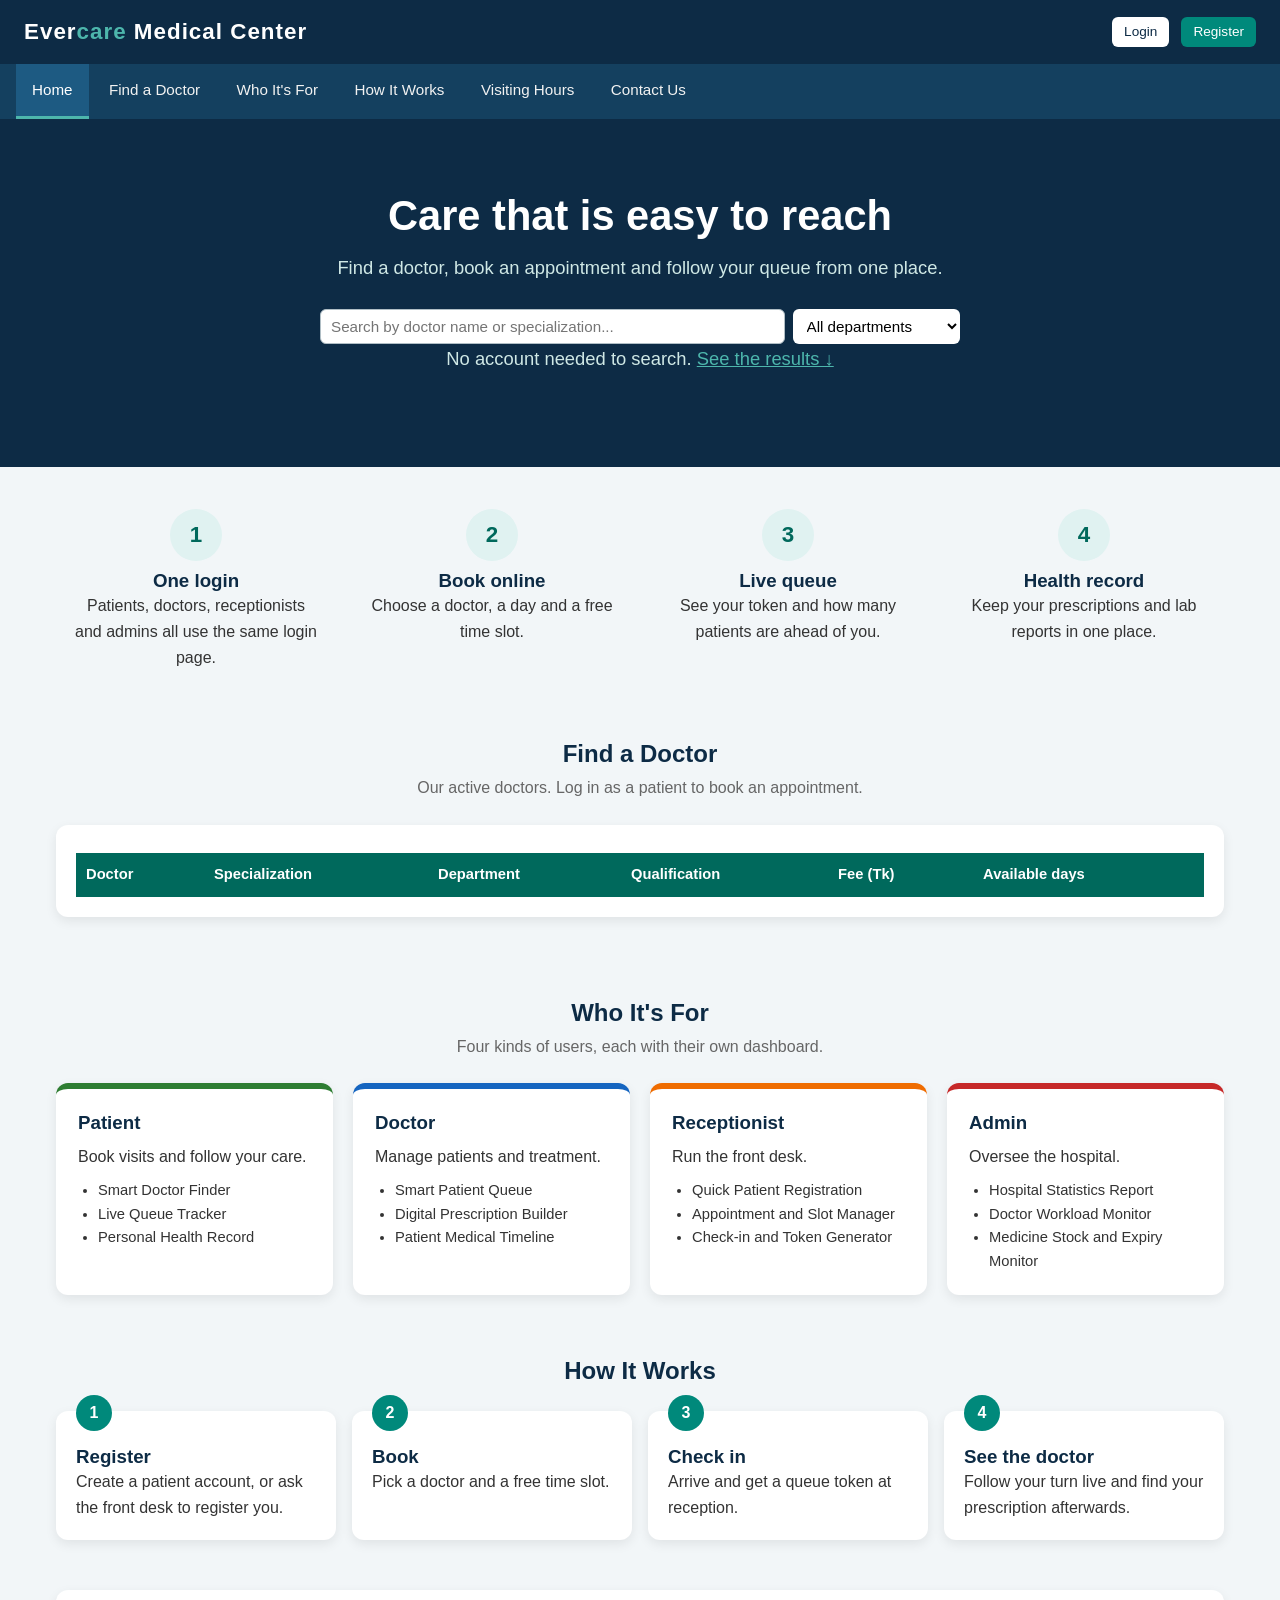
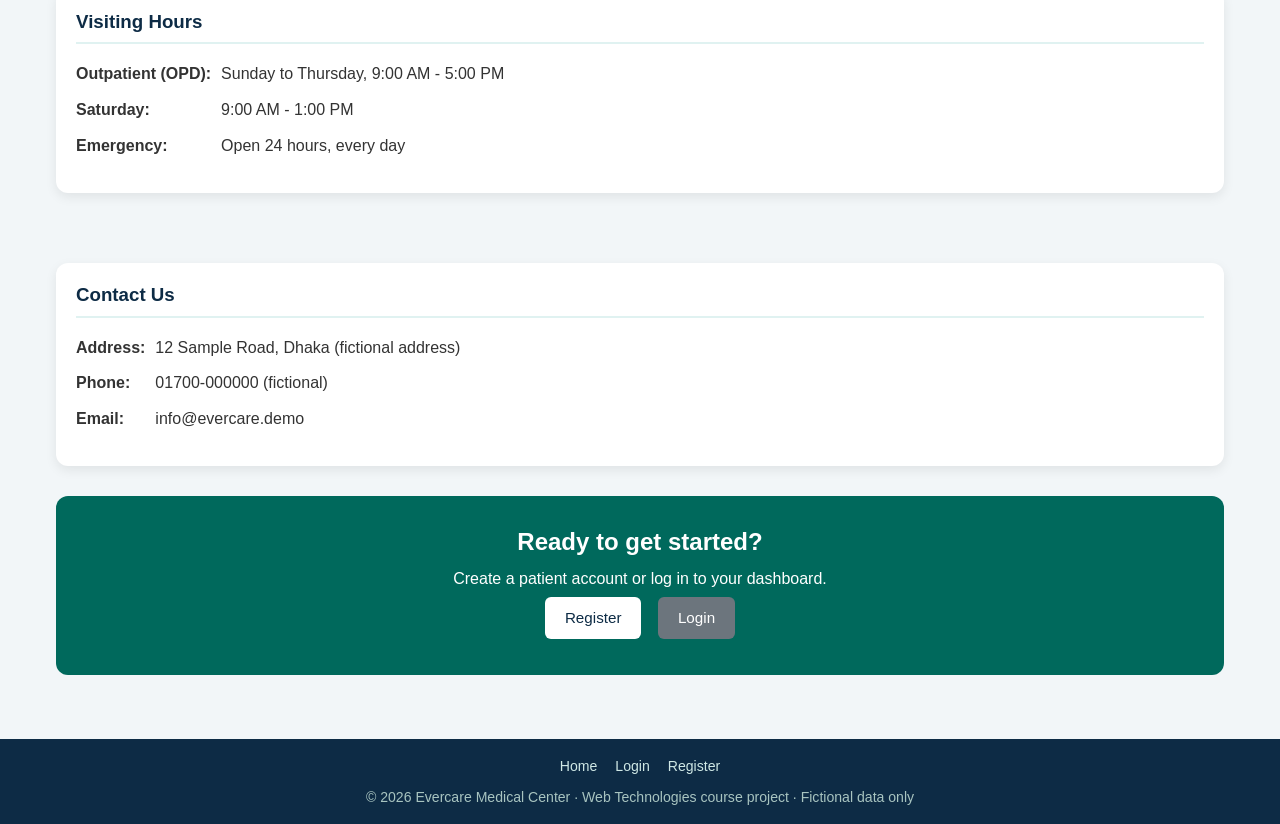
<file: index.html>
<!DOCTYPE html>
<html lang="en-US">

<head>

  <meta charset="UTF-8">
  <meta name="viewport" content="width=device-width, initial-scale=1.0">
  <meta name="description" content="Evercare Medical Center: find doctors, book appointments and track your queue">
  <title>Home | Evercare Medical Center</title>
  <link rel="stylesheet" href="css/style.css">
</head>

<body>

  <!--  HEADER  -->
  <header class="header">
    <a href="index.html" class="logo">Ever<span>care</span> Medical Center</a>
    <div class="user-info">
      <a href="login.html" class="btn btn-small btn-light">Login</a>
      <a href="register.html" class="btn btn-small">Register</a>
    </div>
  </header>

  <!-- The same navigation bar on every public page -->
  <nav class="topnav">
    <a href="index.html" class="active">Home</a>
    <a href="#search">Find a Doctor</a>
    <a href="#who">Who It's For</a>
    <a href="#how">How It Works</a>
    <a href="#hours">Visiting Hours</a>
    <a href="#contact">Contact Us</a>
  </nav>

  <!--  HERO with the doctor search  -->
  <div class="hero">
    <h1>Care that is easy to reach</h1>
    <p>Find a doctor, book an appointment and follow your queue from one place.</p>

    <!-- Typing here filters the results below right away (onkeyup) -->
    <div class="hero-search">
      <input type="text" id="doctorSearch" placeholder="Search by doctor name or specialization..."
        onkeyup="renderDoctorDirectory()">
      <select id="doctorDepartment" onchange="renderDoctorDirectory()">
        <option value="All">All departments</option>
      </select>
    </div>
    <p class="hero-note">No account needed to search. <a href="#search" class="hero-link">See the results &darr;</a></p>
  </div>

  <main class="container">

    <!--  WHY EVERCARE  -->
    <div class="feature-strip">
      <div class="feature">
        <span class="feature-icon">1</span>
        <h3>One login</h3>
        <p>Patients, doctors, receptionists and admins all use the same login page.</p>
      </div>
      <div class="feature">
        <span class="feature-icon">2</span>
        <h3>Book online</h3>
        <p>Choose a doctor, a day and a free time slot.</p>
      </div>
      <div class="feature">
        <span class="feature-icon">3</span>
        <h3>Live queue</h3>
        <p>See your token and how many patients are ahead of you.</p>
      </div>
      <div class="feature">
        <span class="feature-icon">4</span>
        <h3>Health record</h3>
        <p>Keep your prescriptions and lab reports in one place.</p>
      </div>
    </div>

    <!--  FIND A DOCTOR  -->
    <section id="search" class="home-section">
      <div class="section-heading">
        <h2>Find a Doctor</h2>
        <p>Our active doctors. Log in as a patient to book an appointment.</p>
      </div>
      <div class="card">
        <p class="result-count" id="doctorCount"></p>
        <div class="table-wrapper">
          <table class="data-table">
            <thead>
              <tr>
                <th>Doctor</th>
                <th>Specialization</th>
                <th>Department</th>
                <th>Qualification</th>
                <th>Fee (Tk)</th>
                <th>Available days</th>
              </tr>
            </thead>
            <tbody id="doctorBody"></tbody>
          </table>
        </div>
      </div>
    </section>

    <!--  WHO IT IS FOR  -->
    <section id="who" class="home-section">
      <div class="section-heading">
        <h2>Who It's For</h2>
        <p>Four kinds of users, each with their own dashboard.</p>
      </div>
      <div class="role-grid">
        <div class="role-card patient">
          <h3>Patient</h3>
          <p>Book visits and follow your care.</p>
          <ul>
            <li>Smart Doctor Finder</li>
            <li>Live Queue Tracker</li>
            <li>Personal Health Record</li>
          </ul>
        </div>
        <div class="role-card doctor">
          <h3>Doctor</h3>
          <p>Manage patients and treatment.</p>
          <ul>
            <li>Smart Patient Queue</li>
            <li>Digital Prescription Builder</li>
            <li>Patient Medical Timeline</li>
          </ul>
        </div>
        <div class="role-card receptionist">
          <h3>Receptionist</h3>
          <p>Run the front desk.</p>
          <ul>
            <li>Quick Patient Registration</li>
            <li>Appointment and Slot Manager</li>
            <li>Check-in and Token Generator</li>
          </ul>
        </div>
        <div class="role-card admin">
          <h3>Admin</h3>
          <p>Oversee the hospital.</p>
          <ul>
            <li>Hospital Statistics Report</li>
            <li>Doctor Workload Monitor</li>
            <li>Medicine Stock and Expiry Monitor</li>
          </ul>
        </div>
      </div>
    </section>


    <section id="how" class="home-section">
      <div class="section-heading">
        <h2>How It Works</h2>
      </div>
      <div class="steps">
        <div class="step"><span class="step-number">1</span>
          <h3>Register</h3>
          <p>Create a patient account, or ask the front desk to register you.</p>
        </div>
        <div class="step"><span class="step-number">2</span>
          <h3>Book</h3>
          <p>Pick a doctor and a free time slot.</p>
        </div>
        <div class="step"><span class="step-number">3</span>
          <h3>Check in</h3>
          <p>Arrive and get a queue token at reception.</p>
        </div>
        <div class="step"><span class="step-number">4</span>
          <h3>See the doctor</h3>
          <p>Follow your turn live and find your prescription afterwards.</p>
        </div>
      </div>
    </section>

    <!--  VISITING HOURS  -->
    <section id="hours" class="home-section">
      <div class="card">
        <h3>Visiting Hours</h3>
        <table class="contact-table">
          <tr>
            <td>Outpatient (OPD):</td>
            <td>Sunday to Thursday, 9:00 AM - 5:00 PM</td>
          </tr>
          <tr>
            <td>Saturday:</td>
            <td>9:00 AM - 1:00 PM</td>
          </tr>
          <tr>
            <td>Emergency:</td>
            <td>Open 24 hours, every day</td>
          </tr>
        </table>
      </div>
    </section>

    <!--  CONTACT  -->
    <section id="contact" class="home-section">
      <div class="card">
        <h3>Contact Us</h3>
        <table class="contact-table">
          <tr>
            <td>Address:</td>
            <td>12 Sample Road, Dhaka (fictional address)</td>
          </tr>
          <tr>
            <td>Phone:</td>
            <td>01700-000000 (fictional)</td>
          </tr>
          <tr>
            <td>Email:</td>
            <td>info@evercare.demo</td>
          </tr>
        </table>
      </div>
      <div class="cta-band">
        <h2>Ready to get started?</h2>
        <p>Create a patient account or log in to your dashboard.</p>
        <a href="register.html" class="btn btn-light">Register</a>
        <a href="login.html" class="btn btn-secondary">Login</a>
      </div>
    </section>

  </main>

  <footer class="footer">
    <div class="footer-links">
      <a href="index.html">Home</a>
      <a href="login.html">Login</a>
      <a href="register.html">Register</a>
    </div>
    &copy; 2026 Evercare Medical Center &middot; Web Technologies course project &middot; Fictional data only
  </footer>

  <script src="js/data.js"></script>
  <script src="js/common.js"></script>
  <script src="js/home.js"></script>
</body>

</html>
</file>
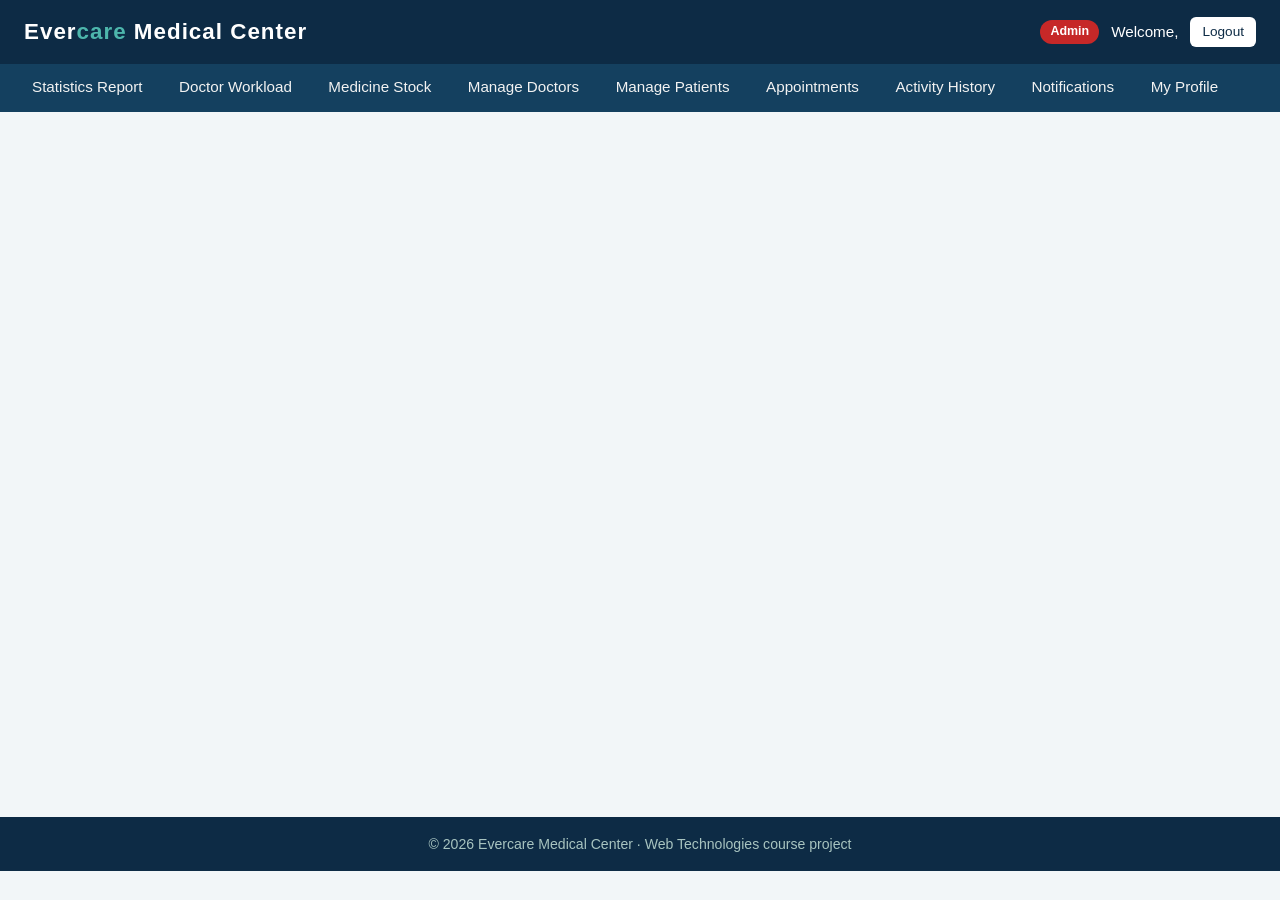
<file: admin.html>
<!DOCTYPE html>
<html lang="en-US">

<head>

  <meta charset="UTF-8">
  <meta name="viewport" content="width=device-width, initial-scale=1.0">
  <meta name="description" content="Admin dashboard of Evercare Medical Center">
  <title>Admin Dashboard | Evercare Medical Center</title>
  <link rel="stylesheet" href="css/style.css">
</head>

<body>


  <header class="header">
    <a href="index.html" class="logo">Ever<span>care</span> Medical Center</a>
    <div class="user-info">
      <span class="badge admin">Admin</span>
      <span>Welcome, <span id="welcomeName"></span></span>
      <a href="index.html" class="btn btn-small btn-light">Logout</a>
    </div>
  </header>


  <nav class="topnav">
    <button type="button" id="nav-statsSection" onclick="showSection('statsSection'); generateReport()">Statistics
      Report</button>
    <button type="button" id="nav-workloadSection" onclick="showSection('workloadSection'); renderWorkload()">Doctor
      Workload</button>
    <button type="button" id="nav-medicineSection" onclick="showSection('medicineSection')">Medicine Stock</button>
    <button type="button" id="nav-doctorsSection" onclick="showSection('doctorsSection')">Manage Doctors</button>
    <button type="button" id="nav-patientsSection" onclick="showSection('patientsSection')">Manage Patients</button>
    <button type="button" id="nav-appointmentsSection"
      onclick="showSection('appointmentsSection')">Appointments</button>
    <button type="button" id="nav-activitySection" onclick="showSection('activitySection'); renderLog()">Activity
      History</button>
    <button type="button" id="nav-notificationsSection"
      onclick="showSection('notificationsSection')">Notifications</button>
    <button type="button" id="nav-profileSection" onclick="showSection('profileSection')">My Profile</button>
  </nav>

  <main class="container">

    <!-- 
         UNIQUE FEATURE 1: HOSPITAL STATISTICS REPORT
         Counts are worked out with loops over the data arrays.
         -->
    <section id="statsSection" class="page-section">
      <h2 class="page-title">Hospital Statistics Report</h2>
      <p class="page-subtitle">A live summary of doctors, patients and appointments.
        <span id="reportTime" class="hint"></span>
      </p>

      <div class="stats-grid">
        <div class="stat-card">
          <div class="stat-number" id="statDoctors">0</div>
          <div class="stat-label">Total doctors</div>
        </div>
        <div class="stat-card">
          <div class="stat-number" id="statPatients">0</div>
          <div class="stat-label">Total patients</div>
        </div>
        <div class="stat-card">
          <div class="stat-number" id="statAppointments">0</div>
          <div class="stat-label">Total appointments</div>
        </div>
        <div class="stat-card">
          <div class="stat-number" id="statToday">0</div>
          <div class="stat-label">Today's appointments</div>
        </div>
        <div class="stat-card">
          <div class="stat-number" id="statWaiting">0</div>
          <div class="stat-label">Waiting patients (queue)</div>
        </div>
        <div class="stat-card">
          <div class="stat-number" id="statPending">0</div>
          <div class="stat-label">Pending appointments</div>
        </div>
        <div class="stat-card">
          <div class="stat-number" id="statCompleted">0</div>
          <div class="stat-label">Completed appointments</div>
        </div>
        <div class="stat-card">
          <div class="stat-number" id="statCancelled">0</div>
          <div class="stat-label">Cancelled appointments</div>
        </div>
      </div>

      <div class="row">
        <div class="col">
          <div class="card">
            <h3>Patients by department</h3>
            <p class="hint">Different patients who have a booked (not cancelled) appointment in the department.</p>
            <div id="deptChart"></div>
          </div>
        </div>
        <div class="col">
          <div class="card">
            <h3>Appointments by status</h3>
            <div id="statusChart"></div>
          </div>
        </div>
      </div>
    </section>


    <!-- 
         UNIQUE FEATURE 2: DOCTOR WORKLOAD MONITOR
          -->
    <section id="workloadSection" class="page-section">
      <h2 class="page-title">Doctor Workload Monitor</h2>
      <p class="page-subtitle" id="workloadRule"></p>
      <div class="card">
        <div class="table-wrapper">
          <table class="data-table">
            <thead>
              <tr>
                <th>Doctor</th>
                <th>Department</th>
                <th>Today's appointments</th>
                <th>Completed</th>
                <th>Pending</th>
                <th>Workload</th>
              </tr>
            </thead>
            <tbody id="workloadBody"></tbody>
          </table>
        </div>
      </div>
    </section>


    <!-- 
         UNIQUE FEATURE 3: MEDICINE STOCK AND EXPIRY MONITOR
          -->
    <section id="medicineSection" class="page-section">
      <h2 class="page-title">Medicine Stock and Expiry Monitor</h2>
      <p class="page-subtitle" id="medicineRule"></p>

      <div class="stats-grid">
        <div class="stat-card">
          <div class="stat-number" id="medTotal">0</div>
          <div class="stat-label">Total medicines</div>
        </div>
        <div class="stat-card">
          <div class="stat-number" id="medLow">0</div>
          <div class="stat-label">Low-stock medicines</div>
        </div>
        <div class="stat-card">
          <div class="stat-number" id="medExpired">0</div>
          <div class="stat-label">Expired medicines</div>
        </div>
        <div class="stat-card">
          <div class="stat-number" id="medSoon">0</div>
          <div class="stat-label">Expiring soon</div>
        </div>
      </div>

      <div id="medicineMessage" class="message"></div>

      <div class="row">
        <div class="col">
          <div class="card">
            <h3 id="medicineFormTitle">Add Medicine</h3>
            <form id="medicineForm" onsubmit="return saveMedicine()">
              <fieldset>
                <legend>Medicine details</legend>
                <table class="form-table">
                  <tr>
                    <td><label for="medName">Medicine name:</label></td>
                    <td><input type="text" id="medName" placeholder="e.g. Paracetamol 500 mg"><span class="error"
                        id="medNameError"></span></td>
                  </tr>
                  <tr>
                    <td><label for="medCategory">Category:</label></td>
                    <td><input type="text" id="medCategory" placeholder="e.g. Antibiotic"><span class="error"
                        id="medCategoryError"></span></td>
                  </tr>
                  <tr>
                    <td><label for="medQuantity">Available quantity:</label></td>
                    <td><input type="number" id="medQuantity" min="0"><span class="error" id="medQuantityError"></span>
                    </td>
                  </tr>
                  <tr>
                    <td><label for="medMin">Minimum stock level:</label></td>
                    <td><input type="number" id="medMin" min="0"><span class="error" id="medMinError"></span></td>
                  </tr>
                  <tr>
                    <td><label for="medExpiry">Expiry date:</label></td>
                    <td><input type="date" id="medExpiry"><span class="error" id="medExpiryError"></span></td>
                  </tr>
                </table>
              </fieldset>
              <input type="submit" id="medicineSaveButton" class="btn" value="Add Medicine">
              <button type="button" class="btn btn-secondary" onclick="resetMedicineForm()">Cancel</button>
            </form>
          </div>
        </div>

        <div class="col-wide">
          <div class="card">
            <h3>Medicine stock</h3>
            <div class="search-bar">
              <input type="text" id="medicineSearch" placeholder="Search by name, category or id..."
                onkeyup="renderMedicines()">
              <select id="medicineFilter" onchange="renderMedicines()">
                <option value="All">All medicines</option>
                <option value="Low">Low stock</option>
                <option value="Expired">Expired</option>
                <option value="Soon">Expiring soon</option>
                <option value="OK">OK</option>
              </select>
            </div>
            <p class="result-count" id="medicineCount"></p>
            <div class="table-wrapper">
              <table class="data-table">
                <thead>
                  <tr>
                    <th>ID</th>
                    <th>Medicine</th>
                    <th>Category</th>
                    <th>Quantity</th>
                    <th>Min</th>
                    <th>Expiry</th>
                    <th>Status</th>
                    <th>Actions</th>
                  </tr>
                </thead>
                <tbody id="medicineBody"></tbody>
              </table>
            </div>
          </div>
        </div>
      </div>
    </section>


    <!-- 
         MANAGE DOCTORS: Create, Read, Update, Delete, Search + approvals
          -->
    <section id="doctorsSection" class="page-section">
      <h2 class="page-title">Manage Doctors</h2>
      <p class="page-subtitle">Add doctors, edit their details and approve new staff accounts.</p>

      <div id="doctorMessage" class="message"></div>

      <div class="card">
        <h3>Accounts waiting for approval</h3>
        <div id="pendingList"></div>
      </div>

      <div class="row">
        <div class="col">
          <div class="card">
            <h3 id="doctorFormTitle">Add Doctor</h3>
            <form id="doctorForm" onsubmit="return saveDoctor()">
              <fieldset>
                <legend>Doctor details</legend>
                <table class="form-table">
                  <tr>
                    <td><label for="docName">Name:</label></td>
                    <td><input type="text" id="docName" placeholder="Dr. Full Name"><span class="error"
                        id="docNameError"></span></td>
                  </tr>
                  <tr>
                    <td><label for="docSpecialization">Specialization:</label></td>
                    <td><input type="text" id="docSpecialization"><span class="error"
                        id="docSpecializationError"></span></td>
                  </tr>
                  <tr>
                    <td><label for="docQualification">Qualification:</label></td>
                    <td><input type="text" id="docQualification"><span class="error" id="docQualificationError"></span>
                    </td>
                  </tr>
                  <tr>
                    <td><label for="docDepartment">Department:</label></td>
                    <td><select id="docDepartment">
                        <option value="">-- Select --</option>
                      </select><span class="error" id="docDepartmentError"></span></td>
                  </tr>
                  <tr>
                    <td><label for="docFee">Fee (Tk):</label></td>
                    <td><input type="number" id="docFee" min="100" max="10000"><span class="error"
                        id="docFeeError"></span></td>
                  </tr>
                  <tr>
                    <td><label for="docRoom">Room:</label></td>
                    <td><input type="text" id="docRoom" placeholder="e.g. Room 201"><span class="error"
                        id="docRoomError"></span></td>
                  </tr>
                  <tr>
                    <td>Available days:</td>
                    <td>
                      <input type="checkbox" id="adSun" name="adminDay" value="Sun"><label for="adSun"
                        class="option-label">Sun</label>
                      <input type="checkbox" id="adMon" name="adminDay" value="Mon"><label for="adMon"
                        class="option-label">Mon</label>
                      <input type="checkbox" id="adTue" name="adminDay" value="Tue"><label for="adTue"
                        class="option-label">Tue</label>
                      <input type="checkbox" id="adWed" name="adminDay" value="Wed"><label for="adWed"
                        class="option-label">Wed</label>
                      <input type="checkbox" id="adThu" name="adminDay" value="Thu"><label for="adThu"
                        class="option-label">Thu</label>
                      <input type="checkbox" id="adFri" name="adminDay" value="Fri"><label for="adFri"
                        class="option-label">Fri</label>
                      <input type="checkbox" id="adSat" name="adminDay" value="Sat"><label for="adSat"
                        class="option-label">Sat</label>
                      <span class="error" id="adminDayError"></span>
                    </td>
                  </tr>
                  <tr>
                    <td>Status:</td>
                    <td>
                      <input type="radio" id="docStatusActive" name="docStatus" value="Active" checked>
                      <label for="docStatusActive" class="option-label">Active</label>
                      <input type="radio" id="docStatusInactive" name="docStatus" value="Inactive">
                      <label for="docStatusInactive" class="option-label">Inactive</label>
                    </td>
                  </tr>
                </table>
              </fieldset>
              <input type="submit" id="doctorSaveButton" class="btn" value="Add Doctor">
              <button type="button" class="btn btn-secondary" onclick="resetDoctorForm()">Cancel</button>
            </form>
          </div>
        </div>

        <div class="col-wide">
          <div class="card">
            <h3>All doctors</h3>
            <div class="search-bar">
              <input type="text" id="doctorSearch" placeholder="Search by name, specialization or id..."
                onkeyup="renderDoctors()">
              <select id="doctorStatusFilter" onchange="renderDoctors()">
                <option value="All">Any status</option>
                <option value="Active">Active</option>
                <option value="Pending">Pending</option>
                <option value="Inactive">Inactive</option>
              </select>
            </div>
            <p class="result-count" id="doctorCount"></p>
            <div class="table-wrapper">
              <table class="data-table">
                <thead>
                  <tr>
                    <th>ID</th>
                    <th>Doctor</th>
                    <th>Department</th>
                    <th>Fee</th>
                    <th>Days</th>
                    <th>Status</th>
                    <th>Actions</th>
                  </tr>
                </thead>
                <tbody id="doctorBody"></tbody>
              </table>
            </div>
          </div>
        </div>
      </div>
    </section>


    <!-- 
         MANAGE PATIENTS: Read, Update, Delete, Search
         (new patients are registered by the Receptionist)
          -->
    <section id="patientsSection" class="page-section">
      <h2 class="page-title">Manage Patients</h2>
      <p class="page-subtitle">Search patients and correct their details. New patients are registered at the front desk.
      </p>

      <div id="patientMessage" class="message"></div>

      <div class="card form-body" id="patientFormCard">
        <h3>Edit Patient</h3>
        <form id="patientForm" onsubmit="return savePatient()">
          <fieldset>
            <legend id="patientFormLegend">Patient details</legend>
            <table class="form-table">
              <tr>
                <td><label for="patName">Full name:</label></td>
                <td><input type="text" id="patName"><span class="error" id="patNameError"></span></td>
              </tr>
              <tr>
                <td><label for="patPhone">Phone:</label></td>
                <td><input type="tel" id="patPhone"><span class="error" id="patPhoneError"></span></td>
              </tr>
              <tr>
                <td><label for="patEmail">Email:</label></td>
                <td><input type="email" id="patEmail"><span class="error" id="patEmailError"></span></td>
              </tr>
              <tr>
                <td><label for="patAddress">Address:</label></td>
                <td><input type="text" id="patAddress"><span class="error" id="patAddressError"></span></td>
              </tr>
            </table>
          </fieldset>
          <input type="submit" class="btn" value="Save Changes">
          <button type="button" class="btn btn-secondary" onclick="resetPatientForm()">Cancel</button>
        </form>
      </div>

      <div class="card">
        <h3>All patients</h3>
        <div class="search-bar">
          <input type="text" id="patientSearch" placeholder="Search by name, phone or id..." onkeyup="renderPatients()">
        </div>
        <p class="result-count" id="patientCount"></p>
        <div class="table-wrapper">
          <table class="data-table">
            <thead>
              <tr>
                <th>ID</th>
                <th>Patient</th>
                <th>Phone</th>
                <th>Gender</th>
                <th>Blood</th>
                <th>Address</th>
                <th>Actions</th>
              </tr>
            </thead>
            <tbody id="patientBody"></tbody>
          </table>
        </div>
      </div>
    </section>


    <!-- 
         MANAGE APPOINTMENTS: Read, Update status, Delete, Search
          -->
    <section id="appointmentsSection" class="page-section">
      <h2 class="page-title">Manage Appointments</h2>
      <p class="page-subtitle">See every appointment and update its status.</p>

      <div id="appointmentMessage" class="message"></div>

      <div class="card">
        <div class="search-bar">
          <input type="text" id="appointmentSearch" placeholder="Search by patient, doctor, reason or id..."
            onkeyup="renderAppointments()">
          <select id="appointmentStatusFilter" onchange="renderAppointments()">
            <option value="All">Any status</option>
            <option value="Pending">Pending</option>
            <option value="Checked-in">Checked-in</option>
            <option value="In Consultation">In Consultation</option>
            <option value="Completed">Completed</option>
            <option value="Cancelled">Cancelled</option>
          </select>
        </div>
        <p class="result-count" id="appointmentCount"></p>
        <div class="table-wrapper">
          <table class="data-table">
            <thead>
              <tr>
                <th>ID</th>
                <th>Patient</th>
                <th>Doctor</th>
                <th>Date</th>
                <th>Time</th>
                <th>Reason</th>
                <th>Status</th>
                <th>Actions</th>
              </tr>
            </thead>
            <tbody id="appointmentBody"></tbody>
          </table>
        </div>
      </div>
    </section>


    <!-- 
         ACTIVITY HISTORY (read only, scrolling board)
          -->
    <section id="activitySection" class="page-section">
      <h2 class="page-title">Activity History</h2>
      <p class="page-subtitle">What happened in the system. Each type has its own colour.</p>
      <div class="card">
        <div class="search-bar">
          <input type="text" id="logSearch" placeholder="Search the history..." onkeyup="renderLog()">
          <select id="logTypeFilter" onchange="renderLog()">
            <option value="All">Any type</option>
            <option value="Doctor">Doctor</option>
            <option value="Patient">Patient</option>
            <option value="Appointment">Appointment</option>
            <option value="Prescription">Prescription</option>
            <option value="Medicine">Medicine</option>
            <option value="Account">Account</option>
          </select>
        </div>
        <p class="result-count" id="logCount"></p>
        <div class="notice-board" id="logBoard"></div>
        <br>
        <button type="button" class="btn btn-small btn-danger" onclick="clearLog()">Clear history</button>
      </div>
    </section>


    <!-- 
         COMMON FEATURE: NOTIFICATIONS (same on every dashboard)
         Filled by renderNotifications() in common.js
          -->
    <section id="notificationsSection" class="page-section">
      <h2 class="page-title">Notifications</h2>
      <p class="page-subtitle">Appointment updates, queue changes and other events. <span id="notificationCount"
          class="hint"></span></p>
      <div class="card">
        <button type="button" class="btn btn-small btn-secondary" onclick="markAllRead()">Mark all as read</button>
        <div class="notice-board" id="notificationList"></div>
      </div>
    </section>


    <!-- 
         COMMON FEATURE: MY PROFILE (same on every dashboard)
         View the profile and edit name, email and phone.
          -->
    <section id="profileSection" class="page-section">
      <h2 class="page-title">My Profile</h2>
      <p class="page-subtitle">Your account details. Name, email and phone can be edited.</p>
      <div id="profileMessage" class="message"></div>
      <div class="card">
        <form id="profileForm" onsubmit="return saveProfile()">
          <fieldset>
            <legend>Account details</legend>
            <table class="form-table">
              <tr>
                <td><label for="profileName">Full name:</label></td>
                <td><input type="text" id="profileName"><span class="error" id="profileNameError"></span></td>
              </tr>
              <tr>
                <td><label for="profileEmail">Email:</label></td>
                <td><input type="email" id="profileEmail"><span class="error" id="profileEmailError"></span></td>
              </tr>
              <tr>
                <td><label for="profilePhone">Phone:</label></td>
                <td><input type="tel" id="profilePhone"><span class="error" id="profilePhoneError"></span></td>
              </tr>
              <tr>
                <td><label for="profileUsername">Username:</label></td>
                <td><input type="text" id="profileUsername" readonly></td>
              </tr>
              <tr>
                <td><label for="profileRole">Role:</label></td>
                <td><input type="text" id="profileRole" readonly></td>
              </tr>
            </table>
          </fieldset>
          <p class="hint" id="profileDetails"></p><br>
          <input type="submit" class="btn" value="Save Profile">
        </form>
      </div>
    </section>

  </main>

  <footer class="footer">
    &copy; 2026 Evercare Medical Center &middot; Web Technologies course project
  </footer>

  <script src="js/data.js"></script>
  <script src="js/common.js"></script>
  <script src="js/admin.js"></script>
</body>

</html>
</file>
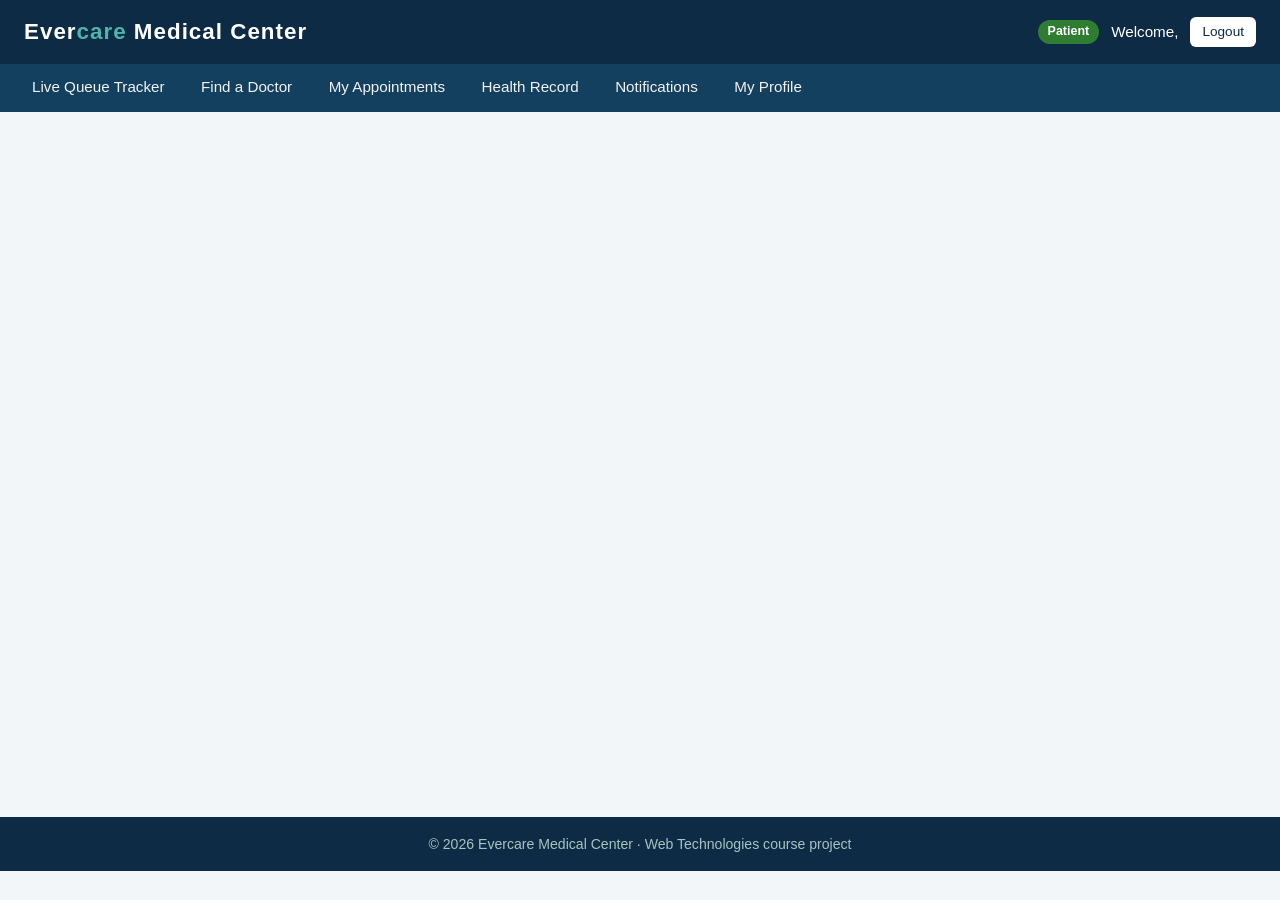
<file: patient.html>
<!DOCTYPE html>
<html lang="en-US">
<head>
  <!-- OWNER: Saad | Patient page | branch: feature/saad-patient-register | Only Saad edits this file. -->
  <meta charset="UTF-8">
  <meta name="viewport" content="width=device-width, initial-scale=1.0">
  <meta name="description" content="Patient dashboard of Evercare Medical Center">
  <title>Patient Dashboard | Evercare Medical Center</title>
  <link rel="stylesheet" href="css/style.css">
</head>
<body>

  <header class="header">
    <a href="index.html" class="logo">Ever<span>care</span> Medical Center</a>
    <div class="user-info">
      <span class="badge patient">Patient</span>
      <span>Welcome, <span id="welcomeName"></span></span>
      <a href="index.html" class="btn btn-small btn-light">Logout</a>
    </div>
  </header>

  <nav class="topnav">
    <button type="button" id="nav-queueSection" onclick="showSection('queueSection'); renderQueueTracker()">Live Queue Tracker</button>
    <button type="button" id="nav-doctorsSection" onclick="showSection('doctorsSection')">Find a Doctor</button>
    <button type="button" id="nav-bookingSection" onclick="showSection('bookingSection')">My Appointments</button>
    <button type="button" id="nav-recordSection" onclick="showSection('recordSection'); renderHealthRecord()">Health Record</button>
    <button type="button" id="nav-notificationsSection" onclick="showSection('notificationsSection')">Notifications</button>
    <button type="button" id="nav-profileSection" onclick="showSection('profileSection')">My Profile</button>
  </nav>

  <main class="container">

    <!-- =========================================================
         UNIQUE FEATURE 2: LIVE QUEUE TRACKER
         Reads the shared "queue" array. Only MY appointments are shown.
         ========================================================= -->
    <section id="queueSection" class="page-section">
      <h2 class="page-title">Live Queue Tracker</h2>
      <p class="page-subtitle">Where you are in today's queue. The waiting time is only an estimate.</p>

      <div class="stats-grid">
        <div class="stat-card"><div class="stat-number" id="dashDoctors">0</div><div class="stat-label">Available doctors</div></div>
        <div class="stat-card"><div class="stat-number" id="dashUpcoming">0</div><div class="stat-label">My upcoming appointments</div></div>
        <div class="stat-card"><div class="stat-number" id="dashPrescriptions">0</div><div class="stat-label">My prescriptions</div></div>
        <div class="stat-card"><div class="stat-number" id="dashLabs">0</div><div class="stat-label">My lab reports</div></div>
      </div>

      <div class="card">
        <h3>My appointment today</h3>
        <button type="button" class="btn btn-small btn-secondary" onclick="renderQueueTracker()">Refresh</button>
        <div id="trackerList"></div>
      </div>
    </section>


    <!-- =========================================================
         UNIQUE FEATURE 1: SMART DOCTOR FINDER
         ========================================================= -->
    <section id="doctorsSection" class="page-section">
      <h2 class="page-title">Smart Doctor Finder</h2>
      <p class="page-subtitle">Search by name, then filter by specialization or department.</p>

      <div class="card">
        <div class="search-bar">
          <input type="text" id="finderSearch" placeholder="Search doctors by name..." onkeyup="renderDoctorCards()">
          <select id="finderSpecialization" onchange="renderDoctorCards()">
            <option value="All">All specializations</option>
          </select>
          <select id="finderDepartment" onchange="renderDoctorCards()">
            <option value="All">All departments</option>
          </select>
        </div>
        <p class="result-count" id="finderCount"></p>
        <div id="doctorDetails"></div>
        <div class="doctor-grid" id="doctorCards"></div>
      </div>
    </section>


    <!-- =========================================================
         MY APPOINTMENTS: Create (book), Read, Search, Cancel
         ========================================================= -->
    <section id="bookingSection" class="page-section">
      <h2 class="page-title">My Appointments</h2>
      <p class="page-subtitle">Book a visit and follow its status.</p>

      <div id="bookingMessage" class="message"></div>

      <div class="row">
        <div class="col">
          <div class="card">
            <h3>Book an Appointment</h3>
            <form id="bookingForm" onsubmit="return saveBooking()">
              <fieldset>
                <legend>Appointment details</legend>
                <table class="form-table">
                  <tr>
                    <td><label for="bookDoctor">Doctor:</label></td>
                    <td>
                      <select id="bookDoctor" onchange="refreshBookingSlots()"><option value="">-- Select doctor --</option></select>
                      <span class="hint" id="bookDoctorInfo"></span>
                      <span class="error" id="bookDoctorError"></span>
                    </td>
                  </tr>
                  <tr>
                    <td><label for="bookDate">Date:</label></td>
                    <td><input type="date" id="bookDate" onchange="refreshBookingSlots()"><span class="error" id="bookDateError"></span></td>
                  </tr>
                  <tr>
                    <td><label for="bookTime">Time:</label></td>
                    <td><select id="bookTime"><option value="">-- Select time --</option></select><span class="error" id="bookTimeError"></span></td>
                  </tr>
                  <tr>
                    <td><label for="bookReason">Reason:</label></td>
                    <td><input type="text" id="bookReason" placeholder="Why do you want to visit?"><span class="error" id="bookReasonError"></span></td>
                  </tr>
                </table>
              </fieldset>
              <input type="submit" class="btn" value="Book Appointment">
              <button type="button" class="btn btn-secondary" onclick="resetBookingForm()">Clear</button>
            </form>
          </div>
        </div>

        <div class="col-wide">
          <div class="card">
            <h3>My appointments</h3>
            <div class="search-bar">
              <input type="text" id="bookingSearch" placeholder="Search by doctor, reason or id..." onkeyup="renderMyAppointments()">
              <select id="bookingStatusFilter" onchange="renderMyAppointments()">
                <option value="All">Any status</option>
                <option value="Pending">Pending</option>
                <option value="Checked-in">Checked-in</option>
                <option value="In Consultation">In Consultation</option>
                <option value="Completed">Completed</option>
                <option value="Cancelled">Cancelled</option>
              </select>
            </div>
            <p class="result-count" id="bookingCount"></p>
            <div class="table-wrapper">
              <table class="data-table">
                <thead>
                  <tr><th>ID</th><th>Doctor</th><th>Date</th><th>Time</th><th>Reason</th><th>Status</th><th>Action</th></tr>
                </thead>
                <tbody id="bookingBody"></tbody>
              </table>
            </div>
          </div>
        </div>
      </div>
    </section>


    <!-- =========================================================
         UNIQUE FEATURE 3: PERSONAL HEALTH RECORD
         Every table is filtered by MY patient id only.
         ========================================================= -->
    <section id="recordSection" class="page-section">
      <h2 class="page-title">Personal Health Record</h2>
      <p class="page-subtitle" id="recordSubtitle"></p>

      <div class="card">
        <h3>Medical history</h3>
        <div class="table-wrapper">
          <table class="data-table">
            <thead><tr><th>Date</th><th>Diagnosis</th><th>Doctor</th><th>Details</th></tr></thead>
            <tbody id="historyBody"></tbody>
          </table>
        </div>
      </div>

      <div class="card">
        <h3>Prescriptions</h3>
        <div class="table-wrapper">
          <table class="data-table">
            <thead><tr><th>Date</th><th>Doctor</th><th>Medicine</th><th>How to take</th><th>Instructions</th><th>Tests</th></tr></thead>
            <tbody id="prescriptionBody"></tbody>
          </table>
        </div>
      </div>

      <div class="row">
        <div class="col">
          <div class="card">
            <h3>Laboratory reports</h3>
            <div class="table-wrapper">
              <table class="data-table">
                <thead><tr><th>Date</th><th>Report</th><th>Result</th></tr></thead>
                <tbody id="labBody"></tbody>
              </table>
            </div>
          </div>
        </div>
        <div class="col">
          <div class="card">
            <h3>Follow-up dates</h3>
            <div class="table-wrapper">
              <table class="data-table">
                <thead><tr><th>Date</th><th>With</th><th>Note</th></tr></thead>
                <tbody id="followBody"></tbody>
              </table>
            </div>
          </div>
        </div>
      </div>

      <div class="card">
        <h3>Previous appointments</h3>
        <div class="table-wrapper">
          <table class="data-table">
            <thead><tr><th>Date</th><th>Time</th><th>Doctor</th><th>Reason</th></tr></thead>
            <tbody id="previousBody"></tbody>
          </table>
        </div>
      </div>
    </section>


    <!-- =========================================================
         COMMON FEATURE: NOTIFICATIONS (same on every dashboard)
         Filled by renderNotifications() in common.js
         ========================================================= -->
    <section id="notificationsSection" class="page-section">
      <h2 class="page-title">Notifications</h2>
      <p class="page-subtitle">Appointment updates, queue changes and other events. <span id="notificationCount" class="hint"></span></p>
      <div class="card">
        <button type="button" class="btn btn-small btn-secondary" onclick="markAllRead()">Mark all as read</button>
        <div class="notice-board" id="notificationList"></div>
      </div>
    </section>


    <!-- =========================================================
         COMMON FEATURE: MY PROFILE (same on every dashboard)
         View the profile and edit name, email and phone.
         ========================================================= -->
    <section id="profileSection" class="page-section">
      <h2 class="page-title">My Profile</h2>
      <p class="page-subtitle">Your account details. Name, email and phone can be edited.</p>
      <div id="profileMessage" class="message"></div>
      <div class="card">
        <form id="profileForm" onsubmit="return saveProfile()">
          <fieldset>
            <legend>Account details</legend>
            <table class="form-table">
              <tr>
                <td><label for="profileName">Full name:</label></td>
                <td><input type="text" id="profileName"><span class="error" id="profileNameError"></span></td>
              </tr>
              <tr>
                <td><label for="profileEmail">Email:</label></td>
                <td><input type="email" id="profileEmail"><span class="error" id="profileEmailError"></span></td>
              </tr>
              <tr>
                <td><label for="profilePhone">Phone:</label></td>
                <td><input type="tel" id="profilePhone"><span class="error" id="profilePhoneError"></span></td>
              </tr>
              <tr>
                <td><label for="profileUsername">Username:</label></td>
                <td><input type="text" id="profileUsername" readonly></td>
              </tr>
              <tr>
                <td><label for="profileRole">Role:</label></td>
                <td><input type="text" id="profileRole" readonly></td>
              </tr>
            </table>
          </fieldset>
          <p class="hint" id="profileDetails"></p><br>
          <input type="submit" class="btn" value="Save Profile">
        </form>
      </div>
    </section>

  </main>

  <footer class="footer">
    &copy; 2026 Evercare Medical Center &middot; Web Technologies course project
  </footer>

  <script src="js/data.js"></script>
  <script src="js/common.js"></script>
  <script src="js/patient.js"></script>
</body>
</html>
</file>
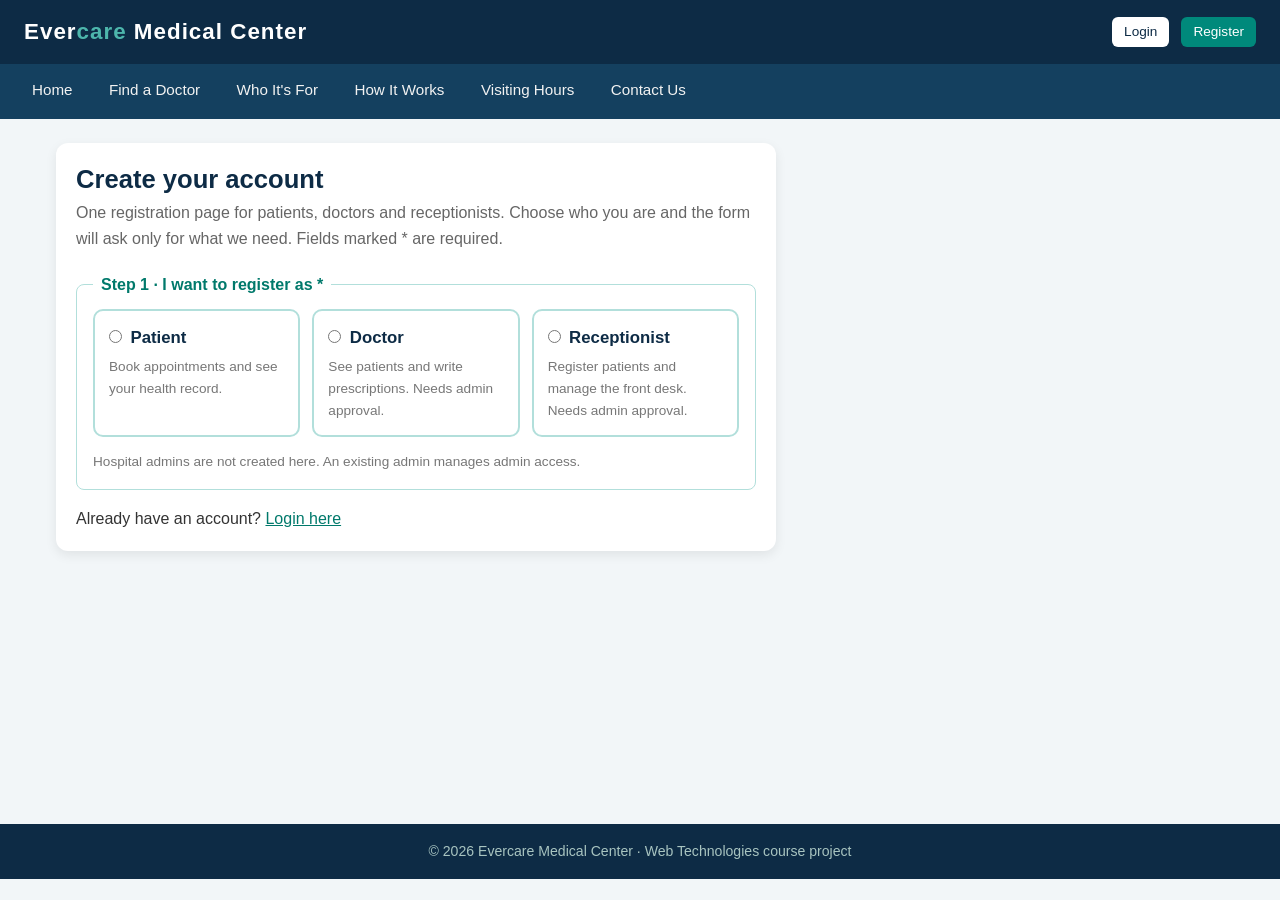
<file: register.html>
<!DOCTYPE html>
<html lang="en-US">
<head>
  <!-- OWNER: Saad | Registration page | branch: feature/saad-patient-register | Only Saad edits this file. -->
  <meta charset="UTF-8">
  <meta name="viewport" content="width=device-width, initial-scale=1.0">
  <meta name="description" content="Create an account at Evercare Medical Center">
  <title>Register | Evercare Medical Center</title>
  <link rel="stylesheet" href="css/style.css">
</head>
<body>

  <header class="header">
    <a href="index.html" class="logo">Ever<span>care</span> Medical Center</a>
    <div class="user-info">
      <a href="login.html" class="btn btn-small btn-light">Login</a>
      <a href="register.html" class="btn btn-small">Register</a>
    </div>
  </header>

  <nav class="topnav">
    <a href="index.html">Home</a>
    <a href="index.html#search">Find a Doctor</a>
    <a href="index.html#who">Who It's For</a>
    <a href="index.html#how">How It Works</a>
    <a href="index.html#hours">Visiting Hours</a>
    <a href="index.html#contact">Contact Us</a>
  </nav>

  <main class="container">
    <div class="auth-box wide">
      <div class="card">
        <h2 class="page-title">Create your account</h2>
        <p class="page-subtitle">One registration page for patients, doctors and receptionists.
          Choose who you are and the form will ask only for what we need. Fields marked * are required.</p>

        <div id="registerMessage" class="message"></div>

        <form id="registerForm" action="login.html" method="get" onsubmit="return validateRegister()">

          <!-- ================= STEP 1: TYPE OF USER =================
               Radio buttons share one name, so only one type can be picked.
               onchange calls showTypeFields(), which shows the matching fieldset. -->
          <fieldset>
            <legend>Step 1 &middot; I want to register as *</legend>
            <div class="type-grid">
              <label class="type-option" id="typeCardPatient" for="typePatient">
                <input type="radio" id="typePatient" name="userType" value="Patient" onchange="showTypeFields()">
                <strong>Patient</strong>
                <span class="hint">Book appointments and see your health record.</span>
              </label>
              <label class="type-option" id="typeCardDoctor" for="typeDoctor">
                <input type="radio" id="typeDoctor" name="userType" value="Doctor" onchange="showTypeFields()">
                <strong>Doctor</strong>
                <span class="hint">See patients and write prescriptions. Needs admin approval.</span>
              </label>
              <label class="type-option" id="typeCardReceptionist" for="typeReceptionist">
                <input type="radio" id="typeReceptionist" name="userType" value="Receptionist" onchange="showTypeFields()">
                <strong>Receptionist</strong>
                <span class="hint">Register patients and manage the front desk. Needs admin approval.</span>
              </label>
            </div>
            <span class="error" id="userTypeError"></span>
            <p class="hint">Hospital admins are not created here. An existing admin manages admin access.</p>
          </fieldset>

          <!-- Everything below stays hidden until a type is chosen -->
          <div id="formBody" class="form-body">

            <!-- ================= STEP 2: COMMON DETAILS ================= -->
            <fieldset>
              <legend>Step 2 &middot; Personal information</legend>
              <table class="form-table">
                <tr>
                  <td><label for="fullName">Full Name: *</label></td>
                  <td>
                    <input type="text" id="fullName" name="fullName" placeholder="Your full name">
                    <span class="error" id="fullNameError"></span>
                  </td>
                </tr>
                <tr>
                  <td><label for="email">Email: *</label></td>
                  <td>
                    <input type="email" id="email" name="email" placeholder="you@example.com">
                    <span class="error" id="emailError"></span>
                  </td>
                </tr>
                <tr>
                  <td><label for="phone">Phone: *</label></td>
                  <td>
                    <input type="tel" id="phone" name="phone" placeholder="01XXXXXXXXX">
                    <span class="error" id="phoneError"></span>
                  </td>
                </tr>
                <tr>
                  <td>Gender: *</td>
                  <td>
                    <input type="radio" id="genderMale" name="gender" value="Male">
                    <label for="genderMale" class="option-label">Male</label>
                    <input type="radio" id="genderFemale" name="gender" value="Female">
                    <label for="genderFemale" class="option-label">Female</label>
                    <input type="radio" id="genderOther" name="gender" value="Other">
                    <label for="genderOther" class="option-label">Other</label>
                    <span class="error" id="genderError"></span>
                  </td>
                </tr>
                <tr>
                  <td><label for="dob">Date of birth: *</label></td>
                  <td>
                    <input type="date" id="dob" name="dob">
                    <span class="error" id="dobError"></span>
                  </td>
                </tr>
              </table>
            </fieldset>

            <!-- ================= STEP 3: FIELDS OF ONE TYPE =================
                 Only one of these three fieldsets is visible (style.display). -->
            <div id="patientFields" class="type-fields">
              <fieldset>
                <legend>Step 3 &middot; Patient details</legend>
                <table class="form-table">
                  <tr>
                    <td><label for="bloodGroup">Blood group: *</label></td>
                    <td>
                      <select id="bloodGroup">
                        <option value="">-- Select --</option>
                        <option value="A+">A+</option><option value="A-">A-</option>
                        <option value="B+">B+</option><option value="B-">B-</option>
                        <option value="AB+">AB+</option><option value="AB-">AB-</option>
                        <option value="O+">O+</option><option value="O-">O-</option>
                      </select>
                      <span class="error" id="bloodGroupError"></span>
                    </td>
                  </tr>
                  <tr>
                    <td><label for="address">Address: *</label></td>
                    <td>
                      <textarea id="address" rows="3" cols="30" placeholder="House, road, area, city"></textarea>
                      <span class="error" id="addressError"></span>
                    </td>
                  </tr>
                  <tr>
                    <td><label for="emergencyContact">Emergency contact: *</label></td>
                    <td>
                      <input type="text" id="emergencyContact" placeholder="Name - phone number">
                      <span class="error" id="emergencyContactError"></span>
                    </td>
                  </tr>
                </table>
              </fieldset>
            </div>

            <div id="doctorFields" class="type-fields">
              <fieldset>
                <legend>Step 3 &middot; Doctor details</legend>
                <table class="form-table">
                  <tr>
                    <td><label for="specialization">Specialization: *</label></td>
                    <td>
                      <input type="text" id="specialization" placeholder="e.g. Cardiologist">
                      <span class="error" id="specializationError"></span>
                    </td>
                  </tr>
                  <tr>
                    <td><label for="qualification">Qualification: *</label></td>
                    <td>
                      <input type="text" id="qualification" placeholder="e.g. MBBS, FCPS">
                      <span class="error" id="qualificationError"></span>
                    </td>
                  </tr>
                  <tr>
                    <td><label for="doctorDepartment">Department: *</label></td>
                    <td>
                      <select id="doctorDepartment">
                        <option value="">-- Select --</option>
                      </select>
                      <span class="error" id="doctorDepartmentError"></span>
                    </td>
                  </tr>
                  <tr>
                    <td><label for="fee">Consultation fee (Tk): *</label></td>
                    <td>
                      <input type="number" id="fee" min="100" max="10000" placeholder="e.g. 800">
                      <span class="error" id="feeError"></span>
                    </td>
                  </tr>
                  <tr>
                    <td>Available days: *</td>
                    <td>
                      <input type="checkbox" id="daySun" name="day" value="Sun"><label for="daySun" class="option-label">Sun</label>
                      <input type="checkbox" id="dayMon" name="day" value="Mon"><label for="dayMon" class="option-label">Mon</label>
                      <input type="checkbox" id="dayTue" name="day" value="Tue"><label for="dayTue" class="option-label">Tue</label>
                      <input type="checkbox" id="dayWed" name="day" value="Wed"><label for="dayWed" class="option-label">Wed</label>
                      <input type="checkbox" id="dayThu" name="day" value="Thu"><label for="dayThu" class="option-label">Thu</label>
                      <input type="checkbox" id="daySat" name="day" value="Sat"><label for="daySat" class="option-label">Sat</label>
                      <span class="error" id="dayError"></span>
                    </td>
                  </tr>
                </table>
              </fieldset>
            </div>

            <div id="receptionistFields" class="type-fields">
              <fieldset>
                <legend>Step 3 &middot; Receptionist details</legend>
                <table class="form-table">
                  <tr>
                    <td><label for="employeeId">Employee ID: *</label></td>
                    <td>
                      <input type="text" id="employeeId" placeholder="EMP-1234">
                      <span class="error" id="employeeIdError"></span>
                    </td>
                  </tr>
                  <tr>
                    <td>Preferred shift: *</td>
                    <td>
                      <input type="radio" id="shiftMorning" name="shift" value="Morning">
                      <label for="shiftMorning" class="option-label">Morning</label>
                      <input type="radio" id="shiftEvening" name="shift" value="Evening">
                      <label for="shiftEvening" class="option-label">Evening</label>
                      <span class="error" id="shiftError"></span>
                    </td>
                  </tr>
                </table>
              </fieldset>
            </div>

            <!-- ================= STEP 4: LOGIN DETAILS ================= -->
            <fieldset>
              <legend>Step 4 &middot; Login details</legend>
              <table class="form-table">
                <tr>
                  <td><label for="newUsername">Username: *</label></td>
                  <td>
                    <input type="text" id="newUsername" placeholder="At least 4 characters">
                    <span class="error" id="newUsernameError"></span>
                  </td>
                </tr>
                <tr>
                  <td><label for="newPassword">Password: *</label></td>
                  <td>
                    <input type="password" id="newPassword" placeholder="At least 8 characters">
                    <span class="error" id="newPasswordError"></span>
                  </td>
                </tr>
                <tr>
                  <td><label for="confirmPassword">Confirm password: *</label></td>
                  <td>
                    <input type="password" id="confirmPassword" placeholder="Type the password again">
                    <span class="error" id="confirmPasswordError"></span>
                  </td>
                </tr>
              </table>
            </fieldset>

            <input type="submit" id="registerButton" class="btn btn-block" value="Create Account">
            <button type="button" class="btn btn-secondary btn-block" onclick="resetRegisterForm()">Clear form</button>
          </div>
        </form>

        <p class="auth-switch">Already have an account? <a href="login.html">Login here</a></p>
      </div>
    </div>
  </main>

  <footer class="footer">
    &copy; 2026 Evercare Medical Center &middot; Web Technologies course project
  </footer>

  <script src="js/data.js"></script>
  <script src="js/common.js"></script>
  <script src="js/register.js"></script>
</body>
</html>
</file>
<file: css/style.css>
/* >>> SHOHAN START (Base + Admin + Home + Footer + Responsive) >>> */

/*1. RESET AND PAGE DEFAULTS */
* {
  margin: 0;
  padding: 0;
  box-sizing: border-box;
}

body {
  font-family: 'Segoe UI', Arial, sans-serif;
  font-size: 16px;
  line-height: 1.6;
  color: #333333;
  background-color: #f2f6f8;
}

h1,
h2,
h3 {
  line-height: 1.3;
  color: #0d2b45;
}

a {
  color: #00796b;
}

a:hover {
  color: #26a69a;
}

/* 2. HEADER AND NAVIGATION BAR */
.header {
  background-color: #0d2b45;
  color: white;
  padding: 14px 24px;
  display: flex; /* Flexbox: logo left, user info right */
  justify-content: space-between;
  align-items: center;
  flex-wrap: wrap;
  gap: 10px;
}

.logo {
  font-size: 1.4rem;
  font-weight: bold;
  color: white;
  text-decoration: none;
  letter-spacing: 1px;
}

.logo span {
  color: #4db6ac; /* "care" in light teal */
}

.logo:hover {
  color: white;
}

.user-info {
  display: flex;
  align-items: center;
  gap: 12px;
  font-size: 0.95rem;
}

/* The navigation bar sticks to the top while scrolling */
.topnav {
  position: sticky;
  top: 0;
  z-index: 10;
  background-color: #14405f;
  padding: 0 16px;
  overflow-x: auto; /* scroll sideways on small screens */
  white-space: nowrap;
}

.topnav a,
.topnav button {
  display: inline-block;
  color: #f2f2f2;
  background-color: transparent;
  border: none;
  font-family: inherit;
  font-size: 0.95rem;
  padding: 14px 16px;
  text-decoration: none;
  cursor: pointer;
  border-bottom: 3px solid transparent;
  transition: background-color 0.3s;
}

.topnav a:hover,
.topnav button:hover {
  background-color: #1d5a82;
  color: white;
}

/* The current section gets the "active" class from JavaScript */
.topnav a.active,
.topnav button.active {
  border-bottom: 3px solid #4db6ac;
  background-color: #1d5a82;
  color: white;
}

/* 3. LAYOUT: CONTAINER, SECTIONS AND CARDS */
.container {
  max-width: 1200px;
  margin: 0 auto;
  padding: 24px 16px;
  min-height: 75vh;
}

/* Every dashboard section is hidden until showSection() displays it */
.page-section {
  display: none;
}

.page-title {
  margin-bottom: 4px;
  font-size: 1.6rem;
}

.page-subtitle {
  color: #666666;
  margin-bottom: 20px;
}

.card {
  background-color: white;
  border-radius: 12px;
  box-shadow: 0 4px 12px rgba(0, 0, 0, 0.08);
  padding: 20px;
  margin-bottom: 20px;
}

.card h3 {
  margin-bottom: 12px;
  padding-bottom: 8px;
  border-bottom: 2px solid #e0f2f1;
}

/* Columns side by side; they wrap onto new lines on small screens */
.row {
  display: flex;
  flex-wrap: wrap;
  gap: 20px;
}

.col {
  flex: 1;
  min-width: 300px;
}

.col-wide {
  flex: 2;
  min-width: 300px;
}

.hint {
  font-size: 0.85rem;
  color: #777777;
}

/* 5. BUTTONS */
.btn {
  display: inline-block;
  background-color: #00897b;
  color: white;
  border: none;
  padding: 9px 20px;
  border-radius: 6px;
  font-family: inherit;
  font-size: 0.95rem;
  cursor: pointer;
  text-decoration: none;
  transition: background-color 0.3s;
}

.btn:hover {
  background-color: #26a69a;
  color: white;
}

.btn:focus {
  outline: 3px solid orange;
}

.btn:disabled {
  background-color: #bbbbbb;
  cursor: not-allowed;
}

.btn-secondary {
  background-color: #6c757d;
}

.btn-secondary:hover {
  background-color: #868e96;
}

.btn-success {
  background-color: #2e7d32;
}

.btn-success:hover {
  background-color: #43a047;
}

.btn-danger {
  background-color: #c62828;
}

.btn-danger:hover {
  background-color: #e53935;
}

.btn-light {
  background-color: white;
  color: #0d2b45;
}

.btn-light:hover {
  background-color: #e0f2f1;
  color: #0d2b45;
}

.btn-small {
  padding: 4px 12px;
  font-size: 0.85rem;
}

.btn-block {
  width: 100%;
  padding: 11px;
  font-size: 1rem;
}

/* 6. TABLES */
.table-wrapper {
  overflow-x: auto; /* wide tables scroll inside the card */
}

.data-table {
  width: 100%;
  border-collapse: collapse;
  font-size: 0.92rem;
}

.data-table th {
  background-color: #00695c;
  color: white;
  text-align: left;
  padding: 10px;
  white-space: nowrap;
}

.data-table td {
  padding: 9px 10px;
  border-bottom: 1px solid #e0f2f1;
}

.data-table td:first-child,
.data-table td:last-child {
  white-space: nowrap;
}

.data-table tbody tr:nth-child(even) {
  background-color: #f6fbfa;
}

.data-table tbody tr:hover {
  background-color: #e0f2f1;
}

.data-table td .btn {
  margin: 2px;
}

.empty-row {
  text-align: center;
  color: #888888;
  padding: 20px;
}

/* The search box and filters above a table */
.search-bar {
  display: flex;
  flex-wrap: wrap;
  gap: 10px;
  margin-bottom: 14px;
}

.search-bar input {
  flex: 2;
  min-width: 200px;
}

.search-bar select {
  flex: 1;
  min-width: 150px;
}

.result-count {
  font-size: 0.85rem;
  color: #666666;
  margin-bottom: 8px;
}

/* 7. BADGES AND MESSAGES */
.badge {
  display: inline-block;
  padding: 2px 10px;
  border-radius: 12px;
  font-size: 0.78rem;
  font-weight: bold;
  color: white;
  background-color: #6c757d;
  white-space: nowrap;
}

.badge.admin {
  background-color: #c62828;
}
.badge.doctor {
  background-color: #1565c0;
}
.badge.receptionist {
  background-color: #ef6c00;
}
.badge.patient {
  background-color: #2e7d32;
}

.badge.green {
  background-color: #2e7d32;
}
.badge.orange {
  background-color: #ef6c00;
}
.badge.red {
  background-color: #c62828;
}
.badge.blue {
  background-color: #1565c0;
}
.badge.teal {
  background-color: #00897b;
}
.badge.grey {
  background-color: #6c757d;
}

/* A message box; hidden until JavaScript shows it */
.message {
  display: none;
  padding: 10px 14px;
  border-radius: 6px;
  margin-bottom: 14px;
  border-left: 5px solid;
}

.message.success {
  background-color: #e8f5e9;
  border-color: #2e7d32;
  color: #1b5e20;
}

.message.error {
  background-color: #ffebee;
  border-color: #c62828;
  color: #b71c1c;
}

.message.info {
  background-color: #e3f2fd;
  border-color: #1565c0;
  color: #0d47a1;
}

/* ---------------------------------------------------------------------
   8. DASHBOARD WIDGETS
   --------------------------------------------------------------------- */

/* Statistic tiles laid out with CSS Grid */
.stats-grid {
  display: grid;
  grid-template-columns: repeat(auto-fit, minmax(190px, 1fr));
  gap: 16px;
  margin-bottom: 20px;
}

.stat-card {
  background-color: white;
  border-radius: 12px;
  padding: 18px;
  box-shadow: 0 4px 12px rgba(0, 0, 0, 0.08);
  border-left: 6px solid #00897b;
  transition: transform 0.3s;
}

.stat-card:hover {
  transform: scale(1.03);
}

.stat-card .stat-number {
  font-size: 2rem;
  font-weight: bold;
  color: #0d2b45;
}

.stat-card .stat-label {
  color: #666666;
  font-size: 0.9rem;
}

/* Horizontal bar chart: JavaScript sets each bar's width with style.width */
.bar-row {
  display: flex;
  align-items: center;
  margin-bottom: 10px;
}

.bar-label {
  width: 150px;
  font-size: 0.9rem;
}

.bar-track {
  flex: 1;
  background-color: #e0f2f1;
  border-radius: 6px;
  height: 22px;
  overflow: hidden;
}

.bar-fill {
  height: 100%;
  width: 0;
  background-color: #00897b;
  border-radius: 6px;
  transition: width 0.6s;
}

.bar-value {
  width: 50px;
  text-align: right;
  font-weight: bold;
  font-size: 0.9rem;
}

/* Notice board: a fixed height with a scroll bar */
.notice-board {
  height: 380px;
  overflow-y: auto;
  border: 1px solid #e0f2f1;
  border-radius: 8px;
  padding: 10px;
  background-color: #fafefd;
}

.log-item {
  background-color: white;
  border-left: 5px solid #90a4ae;
  border-radius: 4px;
  padding: 8px 12px;
  margin-bottom: 8px;
  box-shadow: 0 1px 3px rgba(0, 0, 0, 0.06);
}

/* An unread notification has a teal stripe */
.log-item.unread {
  border-left-color: #00897b;
  background-color: #f0faf8;
}

.log-item .log-time {
  font-size: 0.8rem;
  color: #888888;
}

/* A result box used by the token slip, estimates and details */
.result-box {
  background-color: #f0faf8;
  border: 2px dashed #4db6ac;
  border-radius: 10px;
  padding: 16px;
  margin-top: 12px;
}

.result-box .big {
  font-size: 2.4rem;
  font-weight: bold;
  color: #00695c;
}

/* 9a. HOME PAGE */
.hero {
  background-color: #0d2b45;
  color: white;
  text-align: center;
  padding: 70px 20px;
}

.hero h1 {
  color: white;
  font-size: 2.6rem;
  margin-bottom: 10px;
}

.hero p {
  font-size: 1.15rem;
  color: #cfe8e5;
  max-width: 650px;
  margin: 0 auto 24px auto;
}

.hero-search {
  max-width: 640px;
  margin: 26px auto 0 auto;
  display: flex;
  flex-wrap: wrap;
  gap: 8px;
}

.hero-search input {
  flex: 3;
  min-width: 220px;
  padding: 13px 16px;
  font-size: 1rem;
  border: none;
}

.hero-search select {
  flex: 1;
  min-width: 150px;
  border: none;
}

.hero-note {
  font-size: 0.9rem;
  color: #9fcfc9;
  margin-top: 10px;
}

.hero-link {
  color: #4db6ac;
}

.hero-link:hover {
  color: white;
}

.home-section {
  padding: 40px 0 10px 0;
}

.section-heading {
  text-align: center;
  margin: 10px 0 24px 0;
}

.section-heading p {
  color: #666666;
  font-weight: normal;
  font-size: 1rem;
  margin-top: 6px;
}

.feature-strip {
  display: grid;
  grid-template-columns: repeat(auto-fit, minmax(220px, 1fr));
  gap: 16px;
}

.feature {
  text-align: center;
  padding: 18px;
}

.feature .feature-icon {
  display: inline-block;
  width: 52px;
  height: 52px;
  line-height: 52px;
  border-radius: 50%;
  background-color: #e0f2f1;
  color: #00695c;
  font-size: 1.4rem;
  font-weight: bold;
  margin-bottom: 8px;
}

/* Four role cards on the home page */
.role-grid {
  display: grid;
  grid-template-columns: repeat(auto-fit, minmax(240px, 1fr));
  gap: 20px;
}

.role-card {
  background-color: white;
  border-radius: 12px;
  padding: 22px;
  box-shadow: 0 4px 12px rgba(0, 0, 0, 0.08);
  border-top: 6px solid #00897b;
  transition:
    transform 0.3s,
    box-shadow 0.3s;
}

.role-card:hover {
  transform: scale(1.03);
  box-shadow: 0 8px 20px rgba(0, 0, 0, 0.12);
}

.role-card.admin {
  border-top-color: #c62828;
}
.role-card.doctor {
  border-top-color: #1565c0;
}
.role-card.receptionist {
  border-top-color: #ef6c00;
}
.role-card.patient {
  border-top-color: #2e7d32;
}

.role-card h3 {
  margin-bottom: 8px;
}

.role-card ul {
  margin: 10px 0 0 20px;
  font-size: 0.92rem;
}

.steps {
  display: grid;
  grid-template-columns: repeat(auto-fit, minmax(220px, 1fr));
  gap: 16px;
}

.step {
  background-color: white;
  border-radius: 12px;
  padding: 20px;
  padding-top: 34px;
  box-shadow: 0 4px 12px rgba(0, 0, 0, 0.08);
  position: relative; /* the number is placed inside this box */
}

.step-number {
  position: absolute;
  top: -16px;
  left: 20px;
  width: 36px;
  height: 36px;
  line-height: 36px;
  text-align: center;
  border-radius: 50%;
  background-color: #00897b;
  color: white;
  font-weight: bold;
}

.cta-band {
  background-color: #00695c;
  color: white;
  border-radius: 12px;
  padding: 30px 20px;
  text-align: center;
  margin-top: 30px;
}

.cta-band h2 {
  color: white;
  margin-bottom: 8px;
}

.cta-band .btn {
  margin: 6px;
}

.contact-table {
  margin: 10px 0;
  border-collapse: collapse;
}

.contact-table td {
  padding: 5px 10px 5px 0;
  vertical-align: top;
}

.contact-table td:first-child {
  font-weight: bold;
  white-space: nowrap;
}

/* 10. FOOTER */
.footer {
  background-color: #0d2b45;
  color: #a8c4c0;
  text-align: center;
  padding: 16px;
  margin-top: 30px;
  font-size: 0.88rem;
}

.footer-links {
  display: flex;
  flex-wrap: wrap;
  justify-content: center;
  gap: 18px;
  margin-bottom: 8px;
}

.footer-links a {
  color: #cfe8e5;
  text-decoration: none;
}

.footer-links a:hover {
  color: white;
  text-decoration: underline;
}

/*12. RESPONSIVE: small screens (simple media query) (the .form-table responsive rule is in Saad's block) */
@media (max-width: 600px) {
  .hero h1 {
    font-size: 1.8rem;
  }

  .bar-label {
    width: 100px;
  }
}

/*SHOHAN: add your NEW Admin / Home code below this line */

/* <<< SHOHAN END <<< */

/* >>> SAAD START (Forms + Register + Patient) >>> */

/* ---------------------------------------------------------------------
   4. FORMS (shared by all pages; tell the others before big changes)
   <fieldset>, <legend> and a <table> to line up labels and fields
   --------------------------------------------------------------------- */
fieldset {
  border: 1px solid #b2dfdb;
  border-radius: 8px;
  padding: 12px 16px 16px 16px;
  margin-bottom: 16px;
}

legend {
  font-weight: bold;
  color: #00796b;
  padding: 0 8px;
}

.form-table {
  width: 100%;
  border-collapse: collapse;
}

.form-table td {
  padding: 6px 4px;
  vertical-align: top;
}

.form-table td:first-child {
  width: 35%;
  padding-top: 12px;
}

label {
  font-weight: 600;
  color: #444444;
}

.option-label {
  font-weight: normal;
  margin-right: 12px;
}

input[type='text'],
input[type='email'],
input[type='password'],
input[type='number'],
input[type='date'],
input[type='time'],
input[type='tel'],
select,
textarea {
  width: 100%;
  padding: 8px 10px;
  border: 1px solid #b0bec5;
  border-radius: 6px;
  font-family: inherit;
  font-size: 0.95rem;
  background-color: white;
}

input:focus,
select:focus,
textarea:focus {
  outline: 2px solid #26a69a;
  border-color: #26a69a;
}

input[readonly] {
  background-color: #eceff1;
}

textarea {
  resize: none;
}

input[type='radio'],
input[type='checkbox'] {
  margin-right: 4px;
  accent-color: #00897b;
}

/* Red error text shown next to a field by JavaScript validation */
.error {
  display: block;
  color: #c62828;
  font-size: 0.85rem;
  min-height: 1em;
}

/* Forms on small screens: label above the field */
@media (max-width: 600px) {
  .form-table td {
    display: block;
    width: 100%;
  }

  .form-table td:first-child {
    width: 100%;
    padding-top: 8px;
  }
}

/* ---------------------------------------------------------------------
   9c. REGISTER PAGE
   --------------------------------------------------------------------- */
/* The register box: centred, never wider than the screen
   (.auth-box is shared with the login page, which is in Alif's block) */
.auth-box.wide {
  max-width: 720px;
}

/* Registration: choose a type of user first, then see its fields */
.form-body,
.type-fields {
  display: none;
}

.type-grid {
  display: grid;
  grid-template-columns: repeat(auto-fit, minmax(180px, 1fr));
  gap: 12px;
}

.type-option {
  display: block;
  border: 2px solid #b2dfdb;
  border-radius: 10px;
  padding: 14px;
  cursor: pointer;
  font-weight: normal;
  background-color: white;
  transition:
    border-color 0.3s,
    background-color 0.3s;
}

.type-option:hover {
  border-color: #26a69a;
}

.type-option strong {
  font-size: 1.05rem;
  color: #0d2b45;
}

.type-option .hint {
  display: block;
  margin-top: 4px;
}

/* Added by JavaScript to the chosen card */
.type-option.selected {
  border-color: #00897b;
  background-color: #e0f2f1;
}

/* ---------------------------------------------------------------------
   11b. PATIENT: DOCTOR CARDS
   --------------------------------------------------------------------- */
.doctor-grid {
  display: grid;
  grid-template-columns: repeat(auto-fill, minmax(260px, 1fr));
  gap: 16px;
}

.doctor-card {
  background-color: white;
  border-radius: 12px;
  padding: 18px;
  box-shadow: 0 4px 12px rgba(0, 0, 0, 0.08);
  border-top: 6px solid #00897b;
  transition: transform 0.3s;
}

.doctor-card:hover {
  transform: scale(1.02);
}

.doctor-card h4 {
  color: #0d2b45;
  font-size: 1.05rem;
}

.doctor-card p {
  font-size: 0.9rem;
  margin: 2px 0;
}

.doctor-card .btn {
  margin: 8px 6px 0 0;
}

/* ---------------------------------------------------------------------
   SAAD: add your NEW Patient / Register code below this line
   --------------------------------------------------------------------- */

/* <<< SAAD END <<< */
</file>
